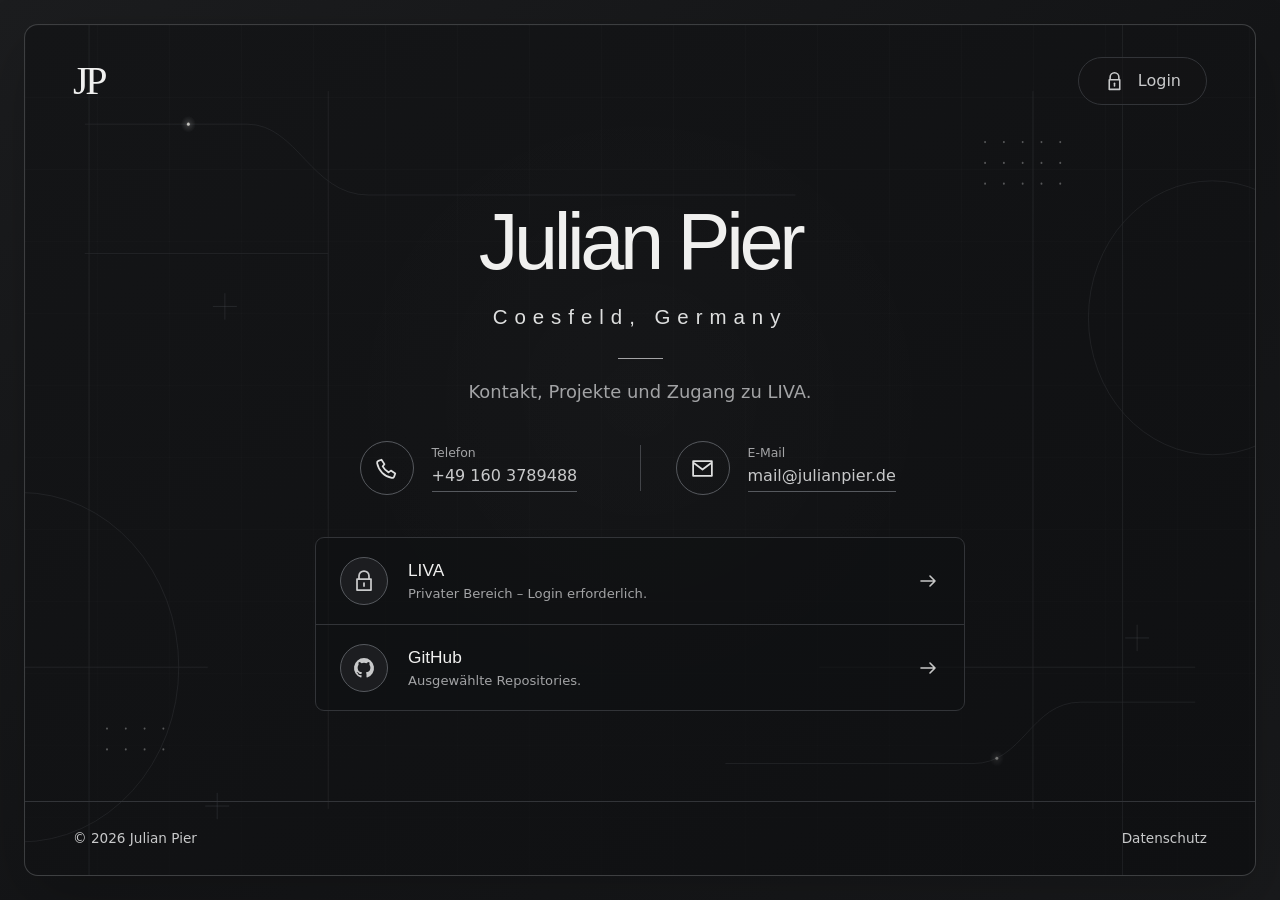
<file: index.html>
<!DOCTYPE html>
<html lang="de">
  <head>
    <meta charset="utf-8">
    <meta name="viewport" content="width=device-width, initial-scale=1">
    <meta
      name="description"
      content="Julian Pier aus Coesfeld – Kontakt, Projekte und Zugang zu LIVA."
    >
    <meta name="color-scheme" content="dark">
    <meta name="theme-color" content="#111214">
    <title>Julian Pier · Coesfeld</title>
    <link rel="canonical" href="https://julianpier.de/">
    <link rel="icon" href="/assets/favicon.svg" type="image/svg+xml">
    <link rel="stylesheet" href="/assets/styles.css">
    <script src="/assets/site.js" defer></script>
  </head>
  <body>
    <div class="site-shell">
      <div class="technical-grid" aria-hidden="true"></div>
      <svg
        class="technical-lines"
        viewBox="0 0 1440 900"
        preserveAspectRatio="none"
        aria-hidden="true"
      >
        <defs>
          <radialGradient id="ambient-light" cx="50%" cy="50%" r="50%">
            <stop offset="0" stop-color="#f8f7f2" stop-opacity="0.58" />
            <stop offset="0.34" stop-color="#e5e7e7" stop-opacity="0.22" />
            <stop offset="1" stop-color="#d7dcdf" stop-opacity="0" />
          </radialGradient>
        </defs>
        <g class="construction-lines">
          <path
            id="light-route-top"
            data-motion-route="primary"
            d="M70 105h190c59 0 75 75 142 75h500"
          />
          <path
            id="light-route-left"
            data-motion-route="primary"
            d="M70 242h285"
          />
          <path d="M75 0v900" />
          <path
            id="light-route-center"
            data-motion-route="primary"
            d="M355 70v760"
          />
          <path
            id="light-route-right"
            data-motion-route="secondary"
            d="M1180 70v760"
          />
          <path d="M1285 0v900" />
          <path d="M0 680h214" />
          <path
            id="light-route-lower"
            data-motion-route="secondary"
            d="M930 680h440"
          />
          <path
            id="light-route-bottom"
            data-motion-route="secondary"
            d="M820 782h290c59 0 67-65 126-65h134"
          />
          <circle cx="-5" cy="680" r="185" />
          <circle cx="1390" cy="310" r="145" />
        </g>
        <g class="cross-marks">
          <path d="M234 284v28M220 298h28" />
          <path d="M1302 635v28M1288 649h28" />
          <path d="M225 813v28M211 827h28" />
        </g>
        <g class="dot-field">
          <circle cx="1124" cy="124" r="1.15" />
          <circle cx="1146" cy="124" r="1.15" />
          <circle cx="1168" cy="124" r="1.15" />
          <circle cx="1190" cy="124" r="1.15" />
          <circle cx="1212" cy="124" r="1.15" />
          <circle cx="1124" cy="146" r="1.15" />
          <circle cx="1146" cy="146" r="1.15" />
          <circle cx="1168" cy="146" r="1.15" />
          <circle cx="1190" cy="146" r="1.15" />
          <circle cx="1212" cy="146" r="1.15" />
          <circle cx="1124" cy="168" r="1.15" />
          <circle cx="1146" cy="168" r="1.15" />
          <circle cx="1168" cy="168" r="1.15" />
          <circle cx="1190" cy="168" r="1.15" />
          <circle cx="1212" cy="168" r="1.15" />
          <circle cx="96" cy="745" r="1.15" />
          <circle cx="118" cy="745" r="1.15" />
          <circle cx="140" cy="745" r="1.15" />
          <circle cx="162" cy="745" r="1.15" />
          <circle cx="96" cy="767" r="1.15" />
          <circle cx="118" cy="767" r="1.15" />
          <circle cx="140" cy="767" r="1.15" />
          <circle cx="162" cy="767" r="1.15" />
        </g>
        <g class="light-points">
          <g
            class="moving-light"
            opacity="0"
            data-route-pool="primary"
            data-start-route="light-route-top"
            data-start-progress="0.08"
            data-speed-min="48"
            data-speed-max="62"
            data-pause-min="350"
            data-pause-max="1100"
          >
            <circle class="light-halo" r="9" />
            <circle class="light-core" r="1.65" />
            <animateMotion
              class="light-motion"
              begin="indefinite"
              calcMode="linear"
              fill="freeze"
              keyTimes="0;1"
            >
              <mpath class="light-motion-path" href="#light-route-top" />
            </animateMotion>
            <animate
              class="light-opacity"
              attributeName="opacity"
              begin="indefinite"
              fill="freeze"
              keyTimes="0;0.07;0.93;1"
              values="0;0.9;0.9;0"
            />
          </g>
          <g
            class="moving-light"
            opacity="0"
            data-route-pool="secondary"
            data-start-route="light-route-bottom"
            data-start-progress="0.42"
            data-start-direction="-1"
            data-start-delay="900"
            data-speed-min="68"
            data-speed-max="86"
            data-pause-min="700"
            data-pause-max="1800"
          >
            <circle class="light-halo" r="9" />
            <circle class="light-core" r="1.65" />
            <animateMotion
              class="light-motion"
              begin="indefinite"
              calcMode="linear"
              fill="freeze"
              keyTimes="0;1"
            >
              <mpath class="light-motion-path" href="#light-route-bottom" />
            </animateMotion>
            <animate
              class="light-opacity"
              attributeName="opacity"
              begin="indefinite"
              fill="freeze"
              keyTimes="0;0.07;0.93;1"
              values="0;0.9;0.9;0"
            />
          </g>
        </g>
      </svg>

      <header class="site-header">
        <a class="monogram" href="/" aria-label="Julian Pier – Startseite">JP</a>
        <a class="login-button" href="https://liva.julianpier.de">
          <svg aria-hidden="true" viewBox="0 0 24 24">
            <path d="M7 10V7a5 5 0 0 1 10 0v3M6 10h12v11H6z" />
            <path d="M12 14v3" />
          </svg>
          <span>Login</span>
        </a>
      </header>

      <main class="landing-main">
        <section class="hero" aria-labelledby="page-title">
          <div class="hero-heading">
            <h1 id="page-title">Julian Pier</h1>
            <p class="location">Coesfeld, Germany</p>
          </div>

          <p class="intro">Kontakt, Projekte und Zugang zu LIVA.</p>

          <h2 class="visually-hidden">Kontaktdaten</h2>
          <address class="contact-list">
            <a
              class="contact-item"
              data-phone-link
              data-contact-action="phone"
              href="#phone-placeholder"
            >
              <span class="icon-ring" aria-hidden="true">
                <svg viewBox="0 0 24 24">
                  <path d="M7.2 3.6 10 7.8 8.3 10a14.7 14.7 0 0 0 5.7 5.7l2.2-1.7 4.2 2.8-1.1 3a2 2 0 0 1-2.2 1.2C10 19.6 4.4 14 3 6.9a2 2 0 0 1 1.2-2.2z" />
                </svg>
              </span>
              <span class="contact-copy">
                <span class="contact-label" data-contact-label>Telefon</span>
                <span class="contact-value" data-phone>+49 160 3789488</span>
              </span>
            </a>

            <span class="contact-divider" aria-hidden="true"></span>

            <a
              class="contact-item"
              data-contact-action="email"
              data-contact-value="mail@julianpier.de"
              href="mailto:mail@julianpier.de"
            >
              <span class="icon-ring" aria-hidden="true">
                <svg viewBox="0 0 24 24">
                  <path d="M3 5h18v14H3z" />
                  <path d="m4 7 8 6 8-6" />
                </svg>
              </span>
              <span class="contact-copy">
                <span class="contact-label" data-contact-label>E-Mail</span>
                <span class="contact-value">mail@julianpier.de</span>
              </span>
            </a>
          </address>
          <p class="visually-hidden" aria-live="polite" data-contact-status></p>

          <nav class="project-card" aria-label="Projekte und Profile">
            <a class="project-link" href="https://liva.julianpier.de">
              <span class="project-icon" aria-hidden="true">
                <svg viewBox="0 0 24 24">
                  <path d="M7 10V7a5 5 0 0 1 10 0v3M5 10h14v11H5z" />
                  <path d="M12 14v3" />
                </svg>
              </span>
              <span class="project-copy">
                <strong>LIVA</strong>
                <span>Privater Bereich – Login erforderlich.</span>
              </span>
              <svg class="arrow" aria-hidden="true" viewBox="0 0 24 24">
                <path d="M5 12h14M14 7l5 5-5 5" />
              </svg>
            </a>
            <a class="project-link" href="https://github.com/julian-pier">
              <span class="project-icon" aria-hidden="true">
                <svg class="github-mark" viewBox="0 0 24 24">
                  <path d="M12 2a10 10 0 0 0-3.16 19.49c.5.09.68-.22.68-.48v-1.87c-2.78.6-3.37-1.18-3.37-1.18-.45-1.16-1.11-1.47-1.11-1.47-.91-.62.07-.61.07-.61 1 .07 1.53 1.03 1.53 1.03.9 1.53 2.35 1.09 2.92.83.09-.65.35-1.09.64-1.34-2.22-.25-4.55-1.11-4.55-4.94 0-1.09.39-1.98 1.03-2.68-.1-.25-.45-1.27.1-2.64 0 0 .84-.27 2.75 1.02A9.57 9.57 0 0 1 12 6.82a9.6 9.6 0 0 1 2.5.34c1.91-1.29 2.75-1.02 2.75-1.02.55 1.37.2 2.39.1 2.64.64.7 1.03 1.59 1.03 2.68 0 3.84-2.34 4.68-4.56 4.93.36.31.68.92.68 1.85V21c0 .27.18.58.69.48A10 10 0 0 0 12 2Z" />
                </svg>
              </span>
              <span class="project-copy">
                <strong>GitHub</strong>
                <span>Ausgewählte Repositories.</span>
              </span>
              <svg class="arrow" aria-hidden="true" viewBox="0 0 24 24">
                <path d="M5 12h14M14 7l5 5-5 5" />
              </svg>
            </a>
          </nav>
        </section>
      </main>

      <footer class="site-footer">
        <p>© 2026 Julian Pier</p>
        <nav aria-label="Rechtliche Hinweise">
          <a href="/datenschutz/">Datenschutz</a>
        </nav>
      </footer>
    </div>
  </body>
</html>
</file>
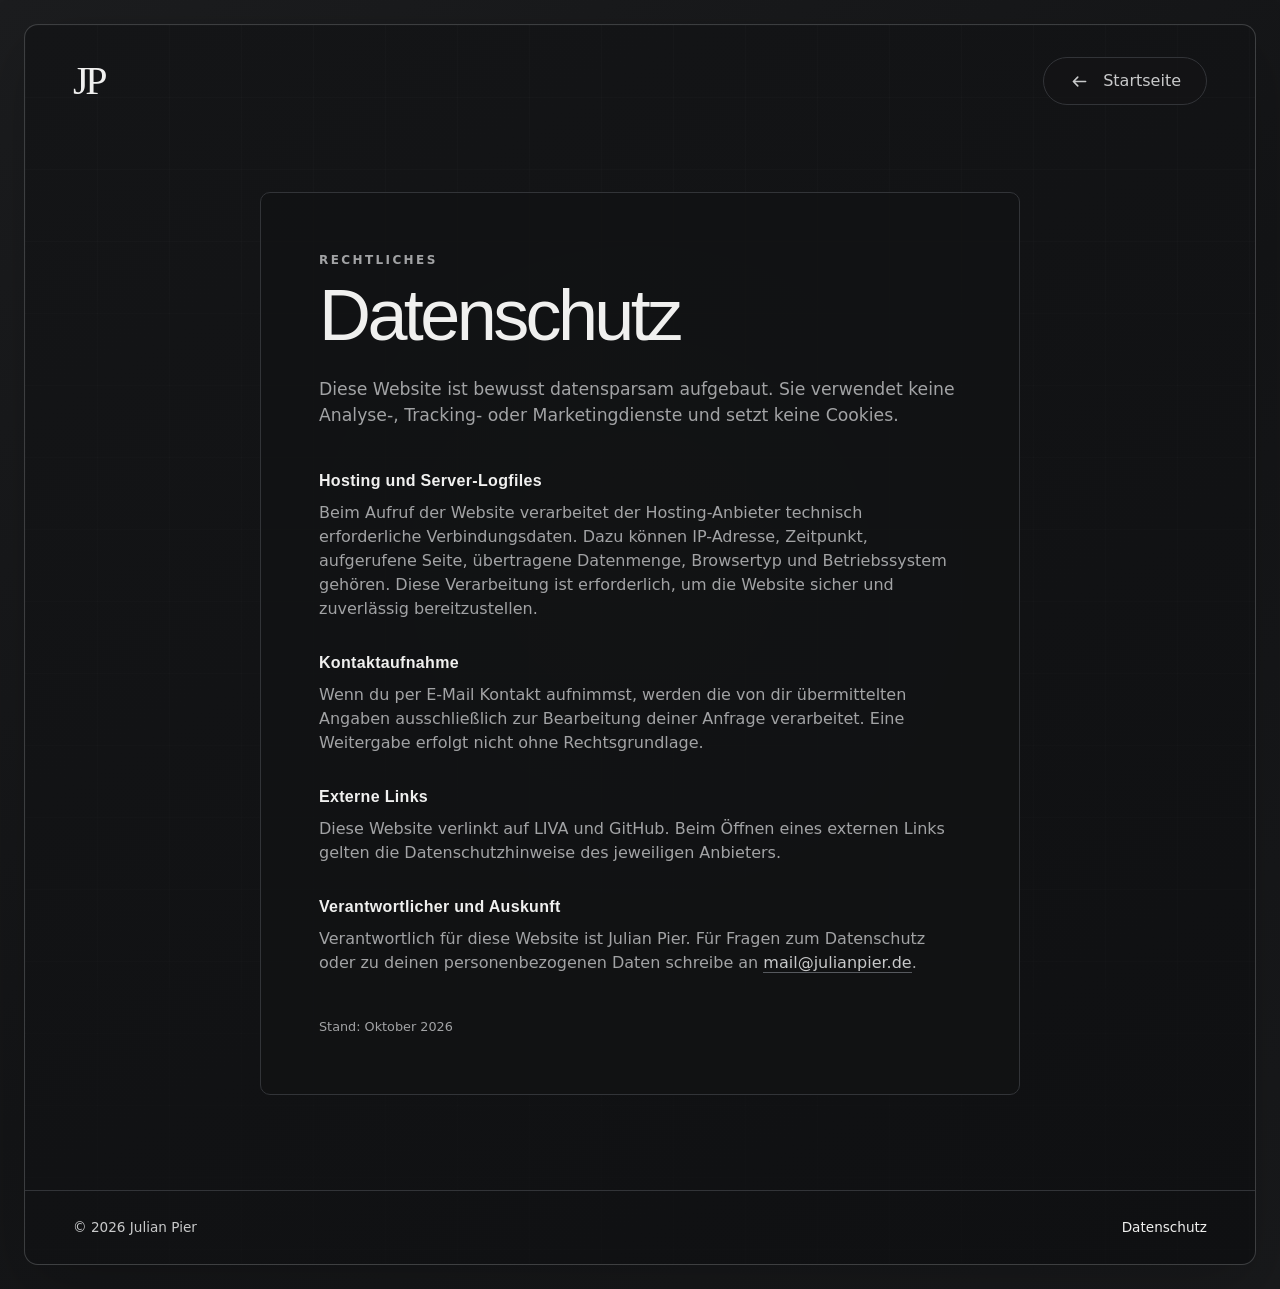
<file: datenschutz/index.html>
<!DOCTYPE html>
<html lang="de">
  <head>
    <meta charset="utf-8">
    <meta name="viewport" content="width=device-width, initial-scale=1">
    <meta name="description" content="Datenschutzhinweise für julianpier.de">
    <meta name="color-scheme" content="dark">
    <meta name="theme-color" content="#111214">
    <title>Datenschutz · Julian Pier</title>
    <link rel="canonical" href="https://julianpier.de/datenschutz/">
    <link rel="icon" href="/assets/favicon.svg" type="image/svg+xml">
    <link rel="stylesheet" href="/assets/styles.css">
  </head>
  <body>
    <div class="site-shell legal-shell">
      <div class="technical-grid" aria-hidden="true"></div>
      <header class="site-header">
        <a class="monogram" href="/" aria-label="Julian Pier – Startseite">JP</a>
        <a class="back-link" href="/">
          <svg aria-hidden="true" viewBox="0 0 24 24">
            <path d="M19 12H5M10 7l-5 5 5 5" />
          </svg>
          <span>Startseite</span>
        </a>
      </header>

      <main class="legal-main">
        <article class="legal-card">
          <p class="eyebrow">Rechtliches</p>
          <h1>Datenschutz</h1>
          <p class="legal-lead">
            Diese Website ist bewusst datensparsam aufgebaut. Sie verwendet keine
            Analyse-, Tracking- oder Marketingdienste und setzt keine Cookies.
          </p>

          <section>
            <h2>Hosting und Server-Logfiles</h2>
            <p>
              Beim Aufruf der Website verarbeitet der Hosting-Anbieter technisch
              erforderliche Verbindungsdaten. Dazu können IP-Adresse, Zeitpunkt,
              aufgerufene Seite, übertragene Datenmenge, Browsertyp und Betriebssystem
              gehören. Diese Verarbeitung ist erforderlich, um die Website sicher und
              zuverlässig bereitzustellen.
            </p>
          </section>

          <section>
            <h2>Kontaktaufnahme</h2>
            <p>
              Wenn du per E-Mail Kontakt aufnimmst, werden die von dir übermittelten
              Angaben ausschließlich zur Bearbeitung deiner Anfrage verarbeitet. Eine
              Weitergabe erfolgt nicht ohne Rechtsgrundlage.
            </p>
          </section>

          <section>
            <h2>Externe Links</h2>
            <p>
              Diese Website verlinkt auf LIVA und GitHub. Beim Öffnen eines externen
              Links gelten die Datenschutzhinweise des jeweiligen Anbieters.
            </p>
          </section>

          <section>
            <h2>Verantwortlicher und Auskunft</h2>
            <p>
              Verantwortlich für diese Website ist Julian Pier. Für Fragen zum
              Datenschutz oder zu deinen personenbezogenen Daten schreibe an
              <a href="mailto:mail@julianpier.de">mail@julianpier.de</a>.
            </p>
          </section>

          <p class="legal-date">Stand: Oktober 2026</p>
        </article>
      </main>

      <footer class="site-footer">
        <p>© 2026 Julian Pier</p>
        <nav aria-label="Rechtliche Hinweise">
          <a href="/datenschutz/" aria-current="page">Datenschutz</a>
        </nav>
      </footer>
    </div>
  </body>
</html>
</file>
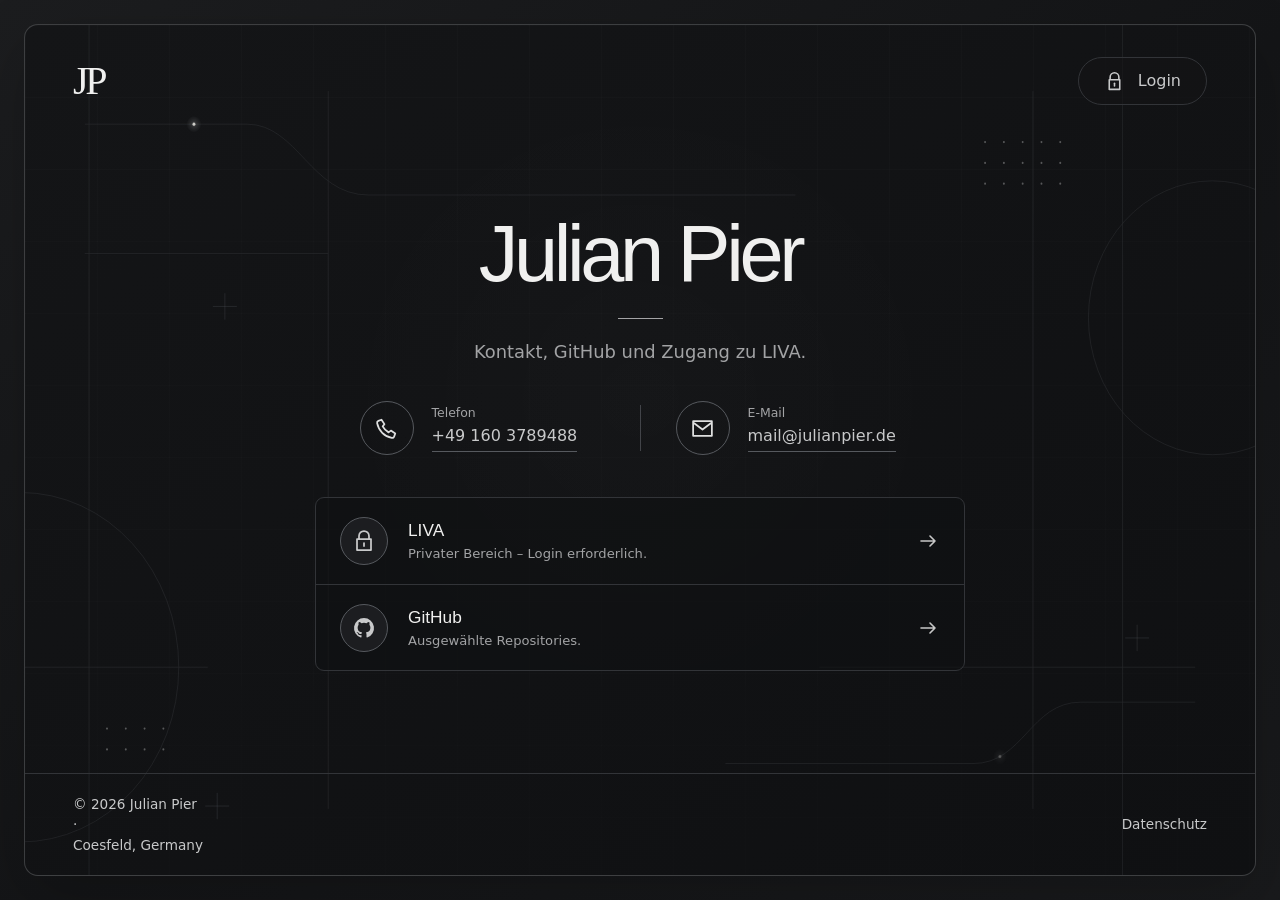
<file: public/index.html>
<!DOCTYPE html>
<html lang="de">
  <head>
    <meta charset="utf-8">
    <meta name="viewport" content="width=device-width, initial-scale=1">
    <meta
      name="description"
      content="Kontakt, Projekte und Zugang zu LIVA. Kontaktdaten. Telefon +49 160 3789488 E-Mail mail@julianpier.de"
    >
    <meta name="robots" content="index, follow">
    <meta name="color-scheme" content="dark">
    <meta name="theme-color" content="#111214">
    <meta property="og:type" content="profile">
    <meta property="og:title" content="Julian Pier">
    <meta
      property="og:description"
      content="Kontakt, Projekte und Zugang zu LIVA. Kontaktdaten. Telefon +49 160 3789488 E-Mail mail@julianpier.de"
    >
    <meta property="og:url" content="https://julianpier.de/">
    <meta property="og:site_name" content="Julian Pier">
    <meta property="og:locale" content="de_DE">
    <meta property="profile:first_name" content="Julian">
    <meta property="profile:last_name" content="Pier">
    <meta name="twitter:card" content="summary">
    <meta name="twitter:title" content="Julian Pier">
    <meta
      name="twitter:description"
      content="Kontakt, Projekte und Zugang zu LIVA. Kontaktdaten. Telefon +49 160 3789488 E-Mail mail@julianpier.de"
    >
    <title>Julian Pier</title>
    <link rel="canonical" href="https://julianpier.de/">
    <link rel="icon" href="/favicon.ico" type="image/x-icon">
    <link rel="icon" href="/favicon.png" type="image/png" sizes="96x96">
    <link rel="icon" href="/assets/favicon.svg" type="image/svg+xml">
    <link rel="apple-touch-icon" href="/favicon.png">
    <link rel="stylesheet" href="/assets/styles.css">
    <script type="application/ld+json">
      {
        "@context": "https://schema.org",
        "@graph": [
          {
            "@type": "WebSite",
            "@id": "https://julianpier.de/#website",
            "url": "https://julianpier.de/",
            "name": "Julian Pier",
            "creator": {
              "@id": "https://julianpier.de/#person"
            },
            "publisher": {
              "@id": "https://julianpier.de/#person"
            },
            "inLanguage": "de"
          },
          {
            "@type": "ProfilePage",
            "@id": "https://julianpier.de/#profile",
            "url": "https://julianpier.de/",
            "name": "Julian Pier",
            "description": "Kontakt, Projekte und Zugang zu LIVA. Kontaktdaten. Telefon +49 160 3789488 E-Mail mail@julianpier.de",
            "isPartOf": {
              "@id": "https://julianpier.de/#website"
            },
            "mainEntity": {
              "@id": "https://julianpier.de/#person"
            },
            "about": {
              "@id": "https://julianpier.de/#person"
            },
            "inLanguage": "de"
          },
          {
            "@type": "Person",
            "@id": "https://julianpier.de/#person",
            "name": "Julian Pier",
            "url": "https://julianpier.de/",
            "mainEntityOfPage": {
              "@id": "https://julianpier.de/#profile"
            },
            "homeLocation": {
              "@type": "Place",
              "name": "Coesfeld, Deutschland"
            },
            "email": "mailto:mail@julianpier.de",
            "telephone": "+49 160 3789488",
            "sameAs": [
              "https://github.com/julian-pier"
            ]
          }
        ]
      }
    </script>
    <script src="/assets/site.js" defer></script>
  </head>
  <body>
    <div class="site-shell">
      <div class="technical-grid" aria-hidden="true"></div>
      <svg
        class="technical-lines"
        viewBox="0 0 1440 900"
        preserveAspectRatio="none"
        aria-hidden="true"
      >
        <defs>
          <radialGradient id="ambient-light" cx="50%" cy="50%" r="50%">
            <stop offset="0" stop-color="#f8f7f2" stop-opacity="0.58" />
            <stop offset="0.34" stop-color="#e5e7e7" stop-opacity="0.22" />
            <stop offset="1" stop-color="#d7dcdf" stop-opacity="0" />
          </radialGradient>
        </defs>
        <g class="construction-lines">
          <path
            id="light-route-top"
            data-motion-route="primary"
            d="M70 105h190c59 0 75 75 142 75h500"
          />
          <path
            id="light-route-left"
            data-motion-route="primary"
            d="M70 242h285"
          />
          <path d="M75 0v900" />
          <path
            id="light-route-center"
            data-motion-route="primary"
            d="M355 70v760"
          />
          <path
            id="light-route-right"
            data-motion-route="secondary"
            d="M1180 70v760"
          />
          <path d="M1285 0v900" />
          <path d="M0 680h214" />
          <path
            id="light-route-lower"
            data-motion-route="secondary"
            d="M930 680h440"
          />
          <path
            id="light-route-bottom"
            data-motion-route="secondary"
            d="M820 782h290c59 0 67-65 126-65h134"
          />
          <circle cx="-5" cy="680" r="185" />
          <circle cx="1390" cy="310" r="145" />
        </g>
        <g class="cross-marks">
          <path d="M234 284v28M220 298h28" />
          <path d="M1302 635v28M1288 649h28" />
          <path d="M225 813v28M211 827h28" />
        </g>
        <g class="dot-field">
          <circle cx="1124" cy="124" r="1.15" />
          <circle cx="1146" cy="124" r="1.15" />
          <circle cx="1168" cy="124" r="1.15" />
          <circle cx="1190" cy="124" r="1.15" />
          <circle cx="1212" cy="124" r="1.15" />
          <circle cx="1124" cy="146" r="1.15" />
          <circle cx="1146" cy="146" r="1.15" />
          <circle cx="1168" cy="146" r="1.15" />
          <circle cx="1190" cy="146" r="1.15" />
          <circle cx="1212" cy="146" r="1.15" />
          <circle cx="1124" cy="168" r="1.15" />
          <circle cx="1146" cy="168" r="1.15" />
          <circle cx="1168" cy="168" r="1.15" />
          <circle cx="1190" cy="168" r="1.15" />
          <circle cx="1212" cy="168" r="1.15" />
          <circle cx="96" cy="745" r="1.15" />
          <circle cx="118" cy="745" r="1.15" />
          <circle cx="140" cy="745" r="1.15" />
          <circle cx="162" cy="745" r="1.15" />
          <circle cx="96" cy="767" r="1.15" />
          <circle cx="118" cy="767" r="1.15" />
          <circle cx="140" cy="767" r="1.15" />
          <circle cx="162" cy="767" r="1.15" />
        </g>
        <g class="light-points">
          <g
            class="moving-light"
            opacity="0"
            data-route-pool="primary"
            data-start-route="light-route-top"
            data-start-progress="0.08"
            data-speed-min="48"
            data-speed-max="62"
            data-pause-min="350"
            data-pause-max="1100"
          >
            <circle class="light-halo" r="9" />
            <circle class="light-core" r="1.65" />
            <animateMotion
              class="light-motion"
              begin="indefinite"
              calcMode="linear"
              fill="freeze"
              keyTimes="0;1"
            >
              <mpath class="light-motion-path" href="#light-route-top" />
            </animateMotion>
            <animate
              class="light-opacity"
              attributeName="opacity"
              begin="indefinite"
              fill="freeze"
              keyTimes="0;0.07;0.93;1"
              values="0;0.9;0.9;0"
            />
          </g>
          <g
            class="moving-light"
            opacity="0"
            data-route-pool="secondary"
            data-start-route="light-route-bottom"
            data-start-progress="0.42"
            data-start-direction="-1"
            data-start-delay="900"
            data-speed-min="68"
            data-speed-max="86"
            data-pause-min="700"
            data-pause-max="1800"
          >
            <circle class="light-halo" r="9" />
            <circle class="light-core" r="1.65" />
            <animateMotion
              class="light-motion"
              begin="indefinite"
              calcMode="linear"
              fill="freeze"
              keyTimes="0;1"
            >
              <mpath class="light-motion-path" href="#light-route-bottom" />
            </animateMotion>
            <animate
              class="light-opacity"
              attributeName="opacity"
              begin="indefinite"
              fill="freeze"
              keyTimes="0;0.07;0.93;1"
              values="0;0.9;0.9;0"
            />
          </g>
        </g>
      </svg>

      <header class="site-header">
        <a class="monogram" href="/" aria-label="Julian Pier – Startseite">JP</a>
        <a class="login-button" href="https://liva.julianpier.de">
          <svg aria-hidden="true" viewBox="0 0 24 24">
            <path d="M7 10V7a5 5 0 0 1 10 0v3M6 10h12v11H6z" />
            <path d="M12 14v3" />
          </svg>
          <span>Login</span>
        </a>
      </header>

      <main class="landing-main">
        <section class="hero" aria-labelledby="page-title">
          <div class="hero-heading">
            <h1 id="page-title">Julian Pier</h1>
          </div>

          <p class="intro">Kontakt, GitHub und Zugang zu LIVA.</p>

          <h2 class="visually-hidden">Kontaktdaten</h2>
          <address class="contact-list">
            <a
              class="contact-item"
              data-phone-link
              data-contact-action="phone"
              href="#phone-placeholder"
            >
              <span class="icon-ring" aria-hidden="true">
                <svg viewBox="0 0 24 24">
                  <path d="M7.2 3.6 10 7.8 8.3 10a14.7 14.7 0 0 0 5.7 5.7l2.2-1.7 4.2 2.8-1.1 3a2 2 0 0 1-2.2 1.2C10 19.6 4.4 14 3 6.9a2 2 0 0 1 1.2-2.2z" />
                </svg>
              </span>
              <span class="contact-copy" data-nosnippet>
                <span class="contact-label" data-contact-label>Telefon</span>
                <span class="contact-value" data-phone>+49 160 3789488</span>
              </span>
            </a>

            <span class="contact-divider" aria-hidden="true"></span>

            <a
              class="contact-item"
              data-contact-action="email"
              data-contact-value="mail@julianpier.de"
              href="mailto:mail@julianpier.de"
            >
              <span class="icon-ring" aria-hidden="true">
                <svg viewBox="0 0 24 24">
                  <path d="M3 5h18v14H3z" />
                  <path d="m4 7 8 6 8-6" />
                </svg>
              </span>
              <span class="contact-copy" data-nosnippet>
                <span class="contact-label" data-contact-label>E-Mail</span>
                <span class="contact-value">mail@julianpier.de</span>
              </span>
            </a>
          </address>
          <p class="visually-hidden" aria-live="polite" data-contact-status></p>

          <nav class="project-card" aria-label="Projekte und Profile">
            <a class="project-link" href="https://liva.julianpier.de">
              <span class="project-icon" aria-hidden="true">
                <svg viewBox="0 0 24 24">
                  <path d="M7 10V7a5 5 0 0 1 10 0v3M5 10h14v11H5z" />
                  <path d="M12 14v3" />
                </svg>
              </span>
              <span class="project-copy" data-nosnippet>
                <strong>LIVA</strong>
                <span>Privater Bereich – Login erforderlich.</span>
              </span>
              <svg class="arrow" aria-hidden="true" viewBox="0 0 24 24">
                <path d="M5 12h14M14 7l5 5-5 5" />
              </svg>
            </a>
            <a class="project-link" href="https://github.com/julian-pier">
              <span class="project-icon" aria-hidden="true">
                <svg class="github-mark" viewBox="0 0 24 24">
                  <path d="M12 2a10 10 0 0 0-3.16 19.49c.5.09.68-.22.68-.48v-1.87c-2.78.6-3.37-1.18-3.37-1.18-.45-1.16-1.11-1.47-1.11-1.47-.91-.62.07-.61.07-.61 1 .07 1.53 1.03 1.53 1.03.9 1.53 2.35 1.09 2.92.83.09-.65.35-1.09.64-1.34-2.22-.25-4.55-1.11-4.55-4.94 0-1.09.39-1.98 1.03-2.68-.1-.25-.45-1.27.1-2.64 0 0 .84-.27 2.75 1.02A9.57 9.57 0 0 1 12 6.82a9.6 9.6 0 0 1 2.5.34c1.91-1.29 2.75-1.02 2.75-1.02.55 1.37.2 2.39.1 2.64.64.7 1.03 1.59 1.03 2.68 0 3.84-2.34 4.68-4.56 4.93.36.31.68.92.68 1.85V21c0 .27.18.58.69.48A10 10 0 0 0 12 2Z" />
                </svg>
              </span>
              <span class="project-copy" data-nosnippet>
                <strong>GitHub</strong>
                <span>Ausgewählte Repositories.</span>
              </span>
              <svg class="arrow" aria-hidden="true" viewBox="0 0 24 24">
                <path d="M5 12h14M14 7l5 5-5 5" />
              </svg>
            </a>
          </nav>
        </section>
      </main>

      <footer class="site-footer">
        <div class="footer-identity">
          <p>© 2026 Julian Pier</p>
          <span aria-hidden="true">·</span>
          <p class="footer-location">Coesfeld, Germany</p>
        </div>
        <nav aria-label="Rechtliche Hinweise">
          <a href="/datenschutz/">Datenschutz</a>
        </nav>
      </footer>
    </div>
  </body>
</html>
</file>
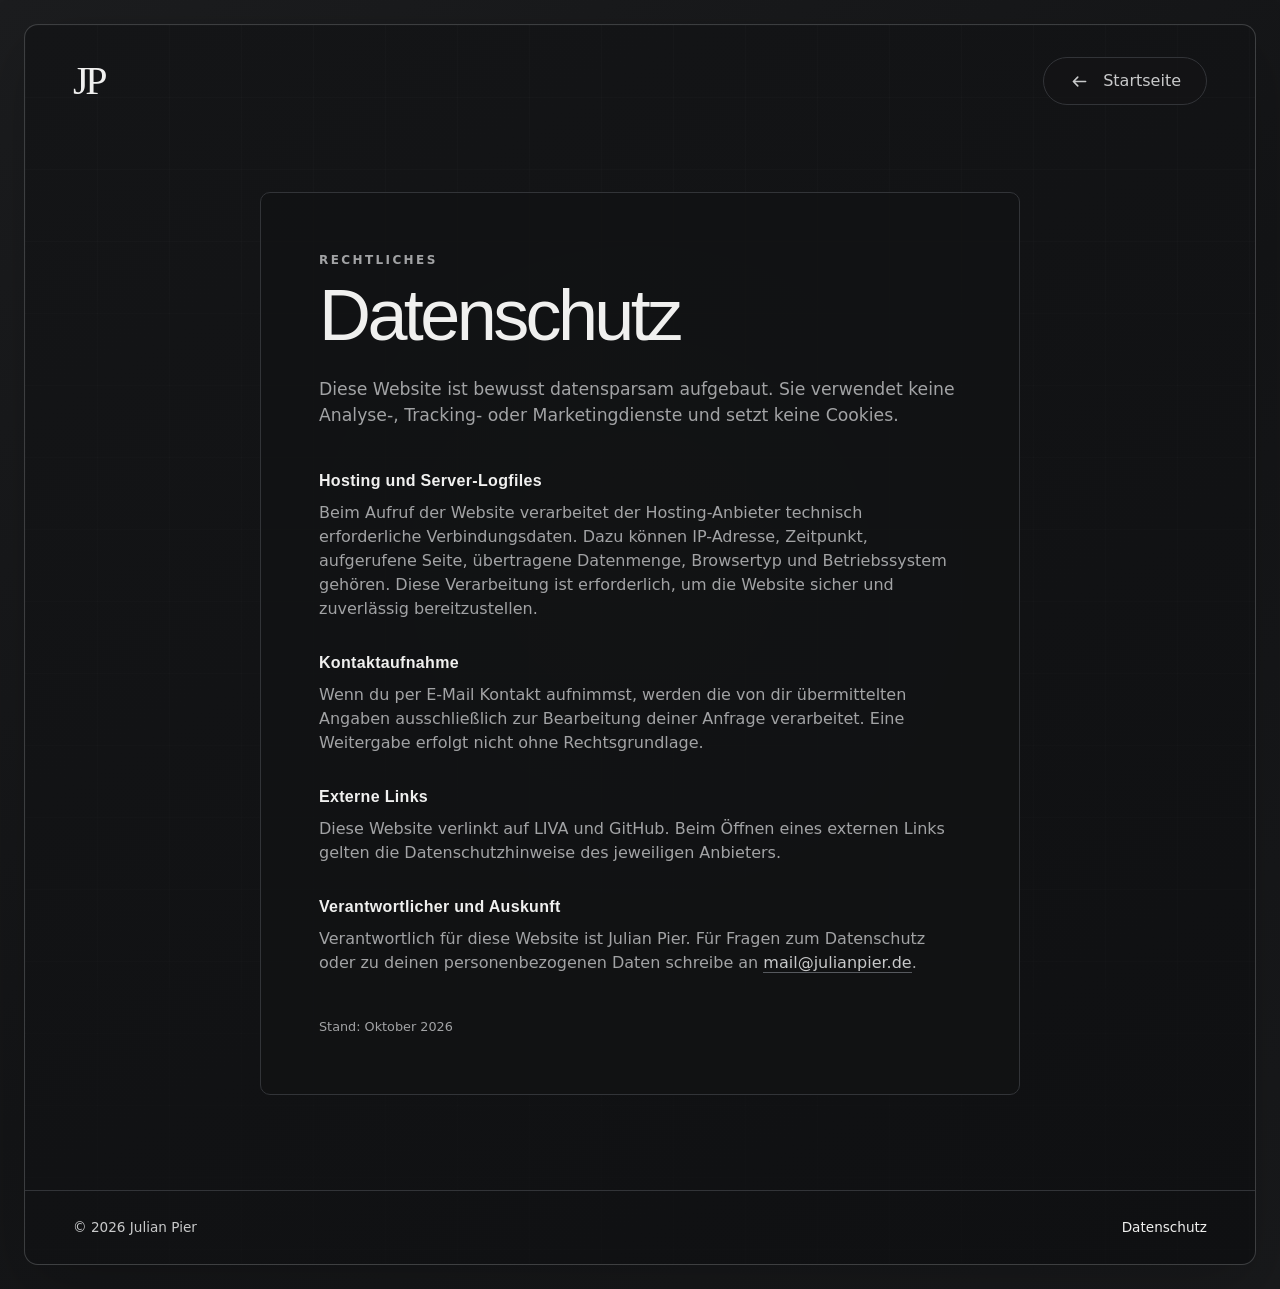
<file: public/datenschutz/index.html>
<!DOCTYPE html>
<html lang="de">
  <head>
    <meta charset="utf-8">
    <meta name="viewport" content="width=device-width, initial-scale=1">
    <meta name="description" content="Datenschutzhinweise für julianpier.de">
    <meta name="robots" content="noindex, follow">
    <meta name="color-scheme" content="dark">
    <meta name="theme-color" content="#111214">
    <title>Datenschutz · Julian Pier</title>
    <link rel="canonical" href="https://julianpier.de/datenschutz/">
    <link rel="icon" href="/favicon.png" type="image/png" sizes="96x96">
    <link rel="icon" href="/assets/favicon.svg" type="image/svg+xml" sizes="any">
    <link rel="apple-touch-icon" href="/favicon.png">
    <link rel="stylesheet" href="/assets/styles.css">
  </head>
  <body>
    <div class="site-shell legal-shell">
      <div class="technical-grid" aria-hidden="true"></div>
      <header class="site-header">
        <a class="monogram" href="/" aria-label="Julian Pier – Startseite">JP</a>
        <a class="back-link" href="/">
          <svg aria-hidden="true" viewBox="0 0 24 24">
            <path d="M19 12H5M10 7l-5 5 5 5" />
          </svg>
          <span>Startseite</span>
        </a>
      </header>

      <main class="legal-main">
        <article class="legal-card">
          <p class="eyebrow">Rechtliches</p>
          <h1>Datenschutz</h1>
          <p class="legal-lead">
            Diese Website ist bewusst datensparsam aufgebaut. Sie verwendet keine
            Analyse-, Tracking- oder Marketingdienste und setzt keine Cookies.
          </p>

          <section>
            <h2>Hosting und Server-Logfiles</h2>
            <p>
              Beim Aufruf der Website verarbeitet der Hosting-Anbieter technisch
              erforderliche Verbindungsdaten. Dazu können IP-Adresse, Zeitpunkt,
              aufgerufene Seite, übertragene Datenmenge, Browsertyp und Betriebssystem
              gehören. Diese Verarbeitung ist erforderlich, um die Website sicher und
              zuverlässig bereitzustellen.
            </p>
          </section>

          <section>
            <h2>Kontaktaufnahme</h2>
            <p>
              Wenn du per E-Mail Kontakt aufnimmst, werden die von dir übermittelten
              Angaben ausschließlich zur Bearbeitung deiner Anfrage verarbeitet. Eine
              Weitergabe erfolgt nicht ohne Rechtsgrundlage.
            </p>
          </section>

          <section>
            <h2>Externe Links</h2>
            <p>
              Diese Website verlinkt auf LIVA und GitHub. Beim Öffnen eines externen
              Links gelten die Datenschutzhinweise des jeweiligen Anbieters.
            </p>
          </section>

          <section>
            <h2>Verantwortlicher und Auskunft</h2>
            <p>
              Verantwortlich für diese Website ist Julian Pier. Für Fragen zum
              Datenschutz oder zu deinen personenbezogenen Daten schreibe an
              <a href="mailto:mail@julianpier.de">mail@julianpier.de</a>.
            </p>
          </section>

          <p class="legal-date">Stand: Oktober 2026</p>
        </article>
      </main>

      <footer class="site-footer">
        <p>© 2026 Julian Pier</p>
        <nav aria-label="Rechtliche Hinweise">
          <a href="/datenschutz/" aria-current="page">Datenschutz</a>
        </nav>
      </footer>
    </div>
  </body>
</html>
</file>
<file: assets/styles.css>
:root {
  color-scheme: dark;
  --ink: #f0f0ef;
  --muted: #a2a3a5;
  --muted-strong: #c8c9ca;
  --surface: #111214;
  --surface-soft: #151618;
  --line: #323438;
  --line-bright: #56595e;
  --accent: #dedfdf;
  --focus: #ffffff;
  --signal: #9bb8ca;
  --signal-strong: #c3d5df;
  --signal-wash: rgba(155, 184, 202, 0.055);
  --display: "Avenir Next", Avenir, "Segoe UI", Helvetica, Arial, sans-serif;
  --body: Inter, ui-sans-serif, system-ui, -apple-system, BlinkMacSystemFont, "Segoe UI", sans-serif;
  --serif: Georgia, "Times New Roman", serif;
}

*,
*::before,
*::after {
  box-sizing: border-box;
}

html {
  min-width: 320px;
  background: #1a1b1d;
  scroll-behavior: smooth;
}

body {
  min-height: 100vh;
  min-height: 100dvh;
  margin: 0;
  padding: 24px;
  color: var(--ink);
  background:
    radial-gradient(circle at 47% 40%, rgba(255, 255, 255, 0.025), transparent 38%),
    linear-gradient(145deg, #1c1d1f 0%, #141517 52%, #191a1c 100%);
  font-family: var(--body);
  font-size: 16px;
  line-height: 1.5;
  -webkit-font-smoothing: antialiased;
}

a {
  color: inherit;
  text-decoration: none;
}

a:focus-visible {
  outline: 2px solid var(--focus);
  outline-offset: 5px;
}

.visually-hidden {
  position: absolute;
  width: 1px;
  height: 1px;
  padding: 0;
  margin: -1px;
  overflow: hidden;
  clip: rect(0 0 0 0);
  white-space: nowrap;
  border: 0;
}

.site-shell {
  position: relative;
  isolation: isolate;
  display: grid;
  grid-template-rows: auto 1fr auto;
  width: min(100%, 1480px);
  min-height: calc(100vh - 48px);
  min-height: calc(100dvh - 48px);
  margin: 0 auto;
  overflow: hidden;
  background:
    radial-gradient(circle at 50% 44%, rgba(255, 255, 255, 0.017), transparent 40%),
    linear-gradient(150deg, #141517, #0f1012);
  border: 1px solid rgba(116, 118, 122, 0.44);
  border-radius: 14px;
  box-shadow: 0 22px 65px rgba(0, 0, 0, 0.2);
}

.technical-grid {
  position: absolute;
  z-index: -2;
  inset: 0;
  background-image:
    linear-gradient(rgba(255, 255, 255, 0.02) 1px, transparent 1px),
    linear-gradient(90deg, rgba(255, 255, 255, 0.02) 1px, transparent 1px);
  background-size: 72px 72px;
  mask-image: linear-gradient(to bottom, rgba(0, 0, 0, 0.78), rgba(0, 0, 0, 0.42));
}

.technical-lines {
  position: absolute;
  z-index: -1;
  inset: 0;
  width: 100%;
  height: 100%;
  pointer-events: none;
}

.construction-lines,
.cross-marks {
  fill: none;
  stroke: var(--line-bright);
  stroke-width: 0.8;
  opacity: 0.3;
  vector-effect: non-scaling-stroke;
}

.cross-marks {
  opacity: 0.4;
}

.dot-field {
  fill: var(--accent);
  opacity: 0.34;
}

.light-halo {
  fill: url("#ambient-light");
  opacity: 0.62;
  animation: ambient-breathe 4.8s ease-in-out infinite alternate;
}

.moving-light:nth-child(2) .light-halo {
  animation-delay: -2.6s;
}

.light-core {
  fill: #f4f2ec;
  opacity: 0.88;
}

@keyframes ambient-breathe {
  from {
    opacity: 0.38;
  }

  to {
    opacity: 0.64;
  }
}

.site-header,
.site-footer {
  position: relative;
  z-index: 2;
}

.site-header {
  display: flex;
  align-items: center;
  justify-content: space-between;
  min-height: 112px;
  padding: 28px 48px;
}

.monogram {
  font-family: var(--serif);
  font-size: 2.5rem;
  line-height: 1;
  letter-spacing: -0.08em;
}

.login-button,
.back-link {
  display: inline-flex;
  align-items: center;
  justify-content: center;
  min-height: 48px;
  padding: 0 25px;
  gap: 13px;
  color: var(--muted-strong);
  background: rgba(19, 20, 22, 0.58);
  border: 1px solid var(--line);
  border-radius: 999px;
  transition: color 160ms ease, border-color 160ms ease, background-color 160ms ease;
}

.login-button:hover,
.back-link:hover {
  color: var(--signal-strong);
  background: var(--signal-wash);
  border-color: #617987;
}

.login-button svg,
.back-link svg {
  width: 21px;
  height: 21px;
  fill: none;
  stroke: currentColor;
  stroke-width: 1.8;
  stroke-linecap: round;
  stroke-linejoin: round;
}

.landing-main {
  display: grid;
  align-items: center;
  min-height: 620px;
  padding: 40px 32px 64px;
}

.hero {
  width: min(100%, 650px);
  margin: 0 auto;
  text-align: center;
}

.hero-heading h1 {
  margin: 0;
  font-family: var(--display);
  font-size: clamp(4rem, 6.2vw, 6rem);
  font-weight: 350;
  line-height: 0.98;
  letter-spacing: -0.055em;
}

.location {
  margin: 21px 0 0;
  color: var(--accent);
  font-family: var(--display);
  font-size: clamp(1.05rem, 1.6vw, 1.5rem);
  font-weight: 400;
  letter-spacing: 0.34em;
}

.intro {
  display: flex;
  flex-direction: column;
  align-items: center;
  gap: 20px;
  margin: 26px 0 35px;
  color: var(--muted);
  font-size: clamp(1rem, 1.4vw, 1.2rem);
}

.intro::before {
  width: 45px;
  height: 1px;
  content: "";
  background: var(--muted-strong);
  opacity: 0.8;
}

.contact-list {
  display: flex;
  align-items: center;
  justify-content: center;
  margin: 0 0 42px;
  font-style: normal;
}

.contact-item {
  display: flex;
  align-items: center;
  min-width: 245px;
  gap: 18px;
  text-align: left;
}

.contact-item:hover .contact-value {
  color: var(--ink);
}

.contact-item:hover .icon-ring {
  color: var(--signal-strong);
  border-color: #596f7c;
}

.contact-item.is-copied .icon-ring {
  color: var(--ink);
  border-color: var(--muted-strong);
}

.icon-ring,
.project-icon {
  display: grid;
  flex: 0 0 auto;
  place-items: center;
  border: 1px solid var(--line-bright);
  border-radius: 50%;
}

.icon-ring {
  width: 54px;
  height: 54px;
  color: var(--accent);
}

.icon-ring svg {
  width: 25px;
  height: 25px;
  fill: none;
  stroke: currentColor;
  stroke-width: 1.7;
  stroke-linecap: round;
  stroke-linejoin: round;
}

.contact-copy,
.project-copy {
  display: flex;
  flex-direction: column;
}

.contact-label {
  color: var(--muted);
  font-size: 0.78rem;
}

.contact-value {
  padding: 1px 0 3px;
  color: var(--muted-strong);
  border-bottom: 1px solid var(--line-bright);
  font-size: 1rem;
  white-space: nowrap;
  transition: color 160ms ease;
}

.contact-divider {
  width: 1px;
  height: 46px;
  margin: 0 35px;
  background: var(--line-bright);
  opacity: 0.7;
}

.project-card {
  overflow: hidden;
  background: rgba(16, 17, 19, 0.62);
  border: 1px solid var(--line);
  border-radius: 9px;
  text-align: left;
}

.project-link {
  display: grid;
  grid-template-columns: auto 1fr auto;
  align-items: center;
  min-height: 86px;
  margin: 0;
  padding: 13px 24px;
  gap: 20px;
  transition: background-color 150ms ease;
}

.project-link + .project-link {
  border-top: 1px solid var(--line);
}

.project-link:hover {
  background: var(--signal-wash);
}

.project-link:hover .project-icon {
  color: var(--signal-strong);
  border-color: #526873;
}

.project-link:hover .arrow {
  stroke: var(--signal-strong);
  opacity: 1;
}

.project-link:focus-visible {
  z-index: 1;
  outline: 0;
  background: var(--signal-wash);
  box-shadow: inset 0 0 0 1px #617987;
}

.project-icon {
  width: 48px;
  height: 48px;
  color: var(--muted-strong);
  background: rgba(35, 36, 39, 0.68);
  transition: color 160ms ease, border-color 160ms ease;
}

.project-icon svg {
  width: 24px;
  height: 24px;
  fill: none;
  stroke: currentColor;
  stroke-width: 1.75;
  stroke-linecap: round;
  stroke-linejoin: round;
}

.project-icon .github-mark {
  fill: currentColor;
  stroke: none;
}

.project-copy strong {
  font-family: var(--display);
  font-size: 1.08rem;
  font-weight: 500;
}

.project-copy span {
  color: var(--muted);
  font-size: 0.82rem;
}

.arrow {
  width: 24px;
  height: 24px;
  fill: none;
  stroke: var(--ink);
  stroke-width: 1.6;
  stroke-linecap: round;
  stroke-linejoin: round;
  opacity: 0.82;
}

.site-footer {
  display: flex;
  align-items: center;
  justify-content: space-between;
  min-height: 74px;
  padding: 20px 48px;
  color: var(--muted-strong);
  border-top: 1px solid var(--line);
  font-size: 0.85rem;
}

.site-footer p {
  margin: 0;
}

.site-footer nav {
  display: flex;
  align-items: center;
  gap: 24px;
}

.site-footer nav span {
  width: 1px;
  height: 24px;
  background: var(--line-bright);
}

.site-footer a:hover,
.site-footer a[aria-current="page"] {
  color: var(--ink);
}

.legal-shell {
  min-height: calc(100vh - 48px);
  min-height: calc(100dvh - 48px);
}

.legal-main {
  width: 100%;
  padding: 55px 32px 95px;
}

.legal-card {
  width: min(100%, 760px);
  margin: 0 auto;
  padding: clamp(30px, 5vw, 58px);
  background: rgba(17, 18, 20, 0.78);
  border: 1px solid var(--line);
  border-radius: 10px;
}

.eyebrow {
  margin: 0 0 10px;
  color: var(--accent);
  font-size: 0.75rem;
  font-weight: 600;
  letter-spacing: 0.2em;
  text-transform: uppercase;
}

.legal-card h1 {
  margin: 0 0 34px;
  font-family: var(--display);
  font-size: clamp(2.7rem, 6vw, 4.5rem);
  font-weight: 350;
  line-height: 1;
  letter-spacing: -0.05em;
}

.legal-lead {
  margin: -8px 0 40px;
  color: var(--muted-strong);
  font-size: 1.08rem;
}

.legal-card section + section {
  margin-top: 30px;
}

.legal-card h2 {
  margin: 0 0 8px;
  color: var(--ink);
  font-family: var(--display);
  font-size: 1rem;
  font-weight: 600;
  letter-spacing: 0.02em;
}

.legal-card p {
  color: var(--muted);
}

.legal-card section p {
  margin: 0;
}

.legal-card section a {
  color: var(--muted-strong);
  border-bottom: 1px solid var(--line-bright);
}

.legal-date {
  margin: 42px 0 0;
  font-size: 0.8rem;
}

@media (max-width: 760px) {
  body {
    padding: 12px;
  }

  .site-shell,
  .legal-shell {
    min-height: calc(100vh - 24px);
    min-height: calc(100dvh - 24px);
    border-radius: 10px;
  }

  .site-header {
    min-height: 88px;
    padding: 20px 24px;
  }

  .monogram {
    font-size: 2.15rem;
  }

  .login-button,
  .back-link {
    min-height: 44px;
    padding: 0 18px;
  }

  .landing-main {
    min-height: 0;
    padding: 75px 22px 88px;
  }

  .hero-heading h1 {
    font-size: clamp(3.15rem, 15vw, 4.25rem);
  }

  .location {
    margin-top: 16px;
    font-size: 0.92rem;
    letter-spacing: 0.25em;
  }

  .intro {
    margin: 26px 0 34px;
    font-size: 0.98rem;
  }

  .contact-list {
    flex-direction: column;
    align-items: stretch;
    width: min(100%, 330px);
    margin: 0 auto 38px;
  }

  .contact-item {
    min-width: 0;
    width: 100%;
  }

  .contact-divider {
    width: 100%;
    height: 1px;
    margin: 18px 0;
    opacity: 0.42;
  }

  .project-link {
    min-height: 92px;
    margin: 0;
    padding: 13px 17px;
    gap: 14px;
  }

  .project-copy span {
    padding-right: 6px;
    line-height: 1.35;
  }

  .site-footer {
    flex-direction: column;
    justify-content: center;
    gap: 13px;
    min-height: 110px;
    padding: 22px 20px;
  }

  .site-footer nav {
    gap: 18px;
  }

  .site-footer nav span {
    height: 18px;
  }

  .technical-lines {
    width: 120%;
    margin-left: -10%;
    opacity: 0.58;
  }

  .legal-main {
    padding: 42px 16px 70px;
  }

  .legal-card {
    padding: 28px 24px;
  }
}

@media (max-width: 390px) {
  .login-button span {
    position: absolute;
    width: 1px;
    height: 1px;
    overflow: hidden;
    clip: rect(0 0 0 0);
    white-space: nowrap;
  }

  .login-button {
    width: 44px;
    padding: 0;
  }

  .back-link {
    gap: 8px;
    padding: 0 14px;
  }

  .landing-main {
    padding-inline: 16px;
  }

  .hero-heading h1 {
    font-size: 3.15rem;
  }

  .location {
    letter-spacing: 0.19em;
  }

  .contact-item {
    gap: 14px;
  }

  .icon-ring {
    width: 49px;
    height: 49px;
  }

  .contact-value {
    font-size: 0.92rem;
  }

  .project-icon {
    width: 44px;
    height: 44px;
  }

  .project-link {
    margin: 0 14px;
    gap: 11px;
  }
}

@media (prefers-reduced-motion: reduce) {
  *,
  *::before,
  *::after {
    scroll-behavior: auto !important;
    transition-duration: 0.01ms !important;
  }

  .light-halo {
    animation: none;
    opacity: 0.46;
  }
}
</file>
